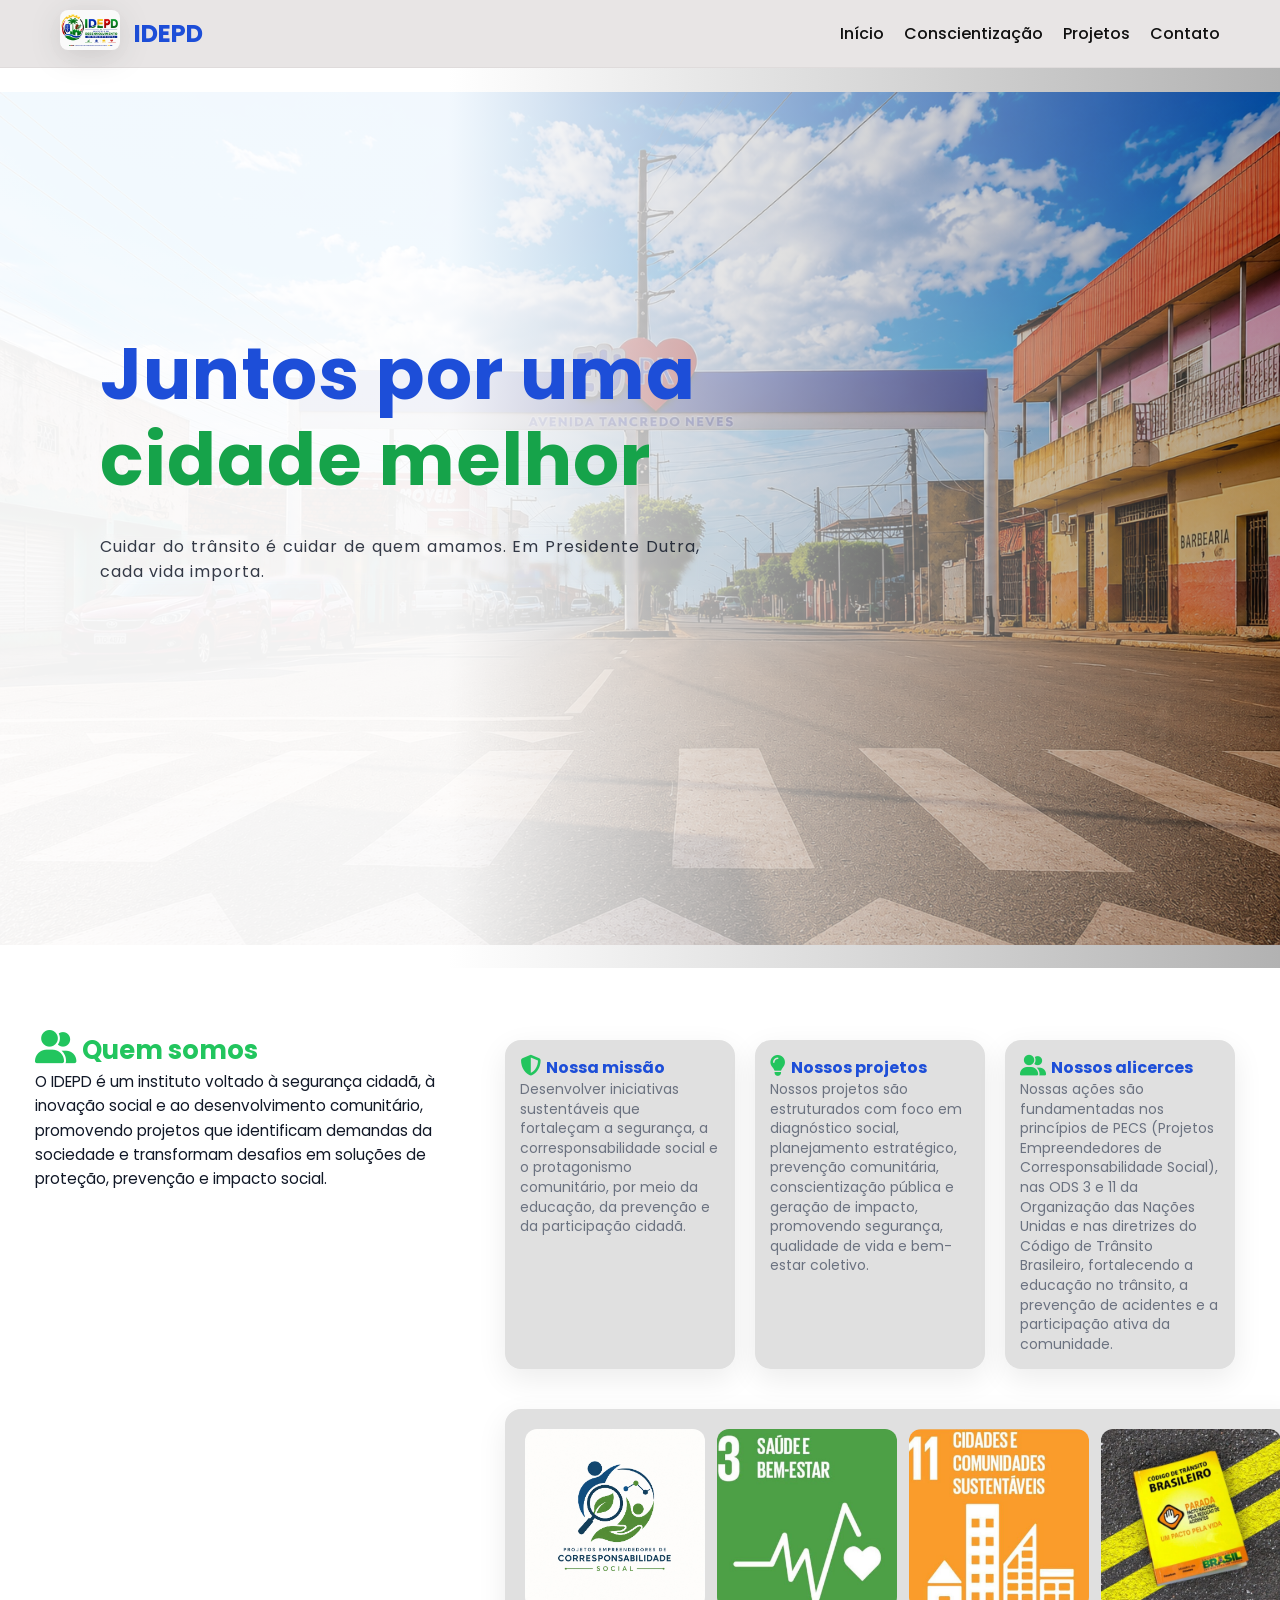
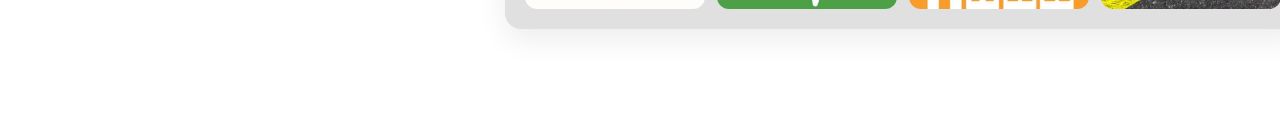
<file: index.html>
<!DOCTYPE html>
<html lang="pt-br">
<head>
    <meta charset="UTF-8">
    <meta name="viewport" content="width=device-width, initial-scale=1.0">
    <link rel="stylesheet" href="https://cdnjs.cloudflare.com/ajax/libs/font-awesome/6.5.0/css/all.min.css">
    <link rel="stylesheet" href="style.css">
    <title>IDEPD</title>
</head>
<body>
<header id="top">
<div id="top1">
    <div>
        <img id="simbolo" src="img/simbolo.jpeg" alt="Simbolo IDEPD">
    </div>

    <div id="nametitle">
        <h2>IDEPD</h2>
    </div>

</div>
<nav id="nav1">
    <a href="index.html">Início</a>
    <a href="concientizaçoa.html">Conscientização</a>
    <a href="problemas.html">Projetos</a>
    <a href="contato.html">Contato</a>
</nav>

</header>


<main id="container">
    <div class="container-geral">

<div id="partprin">

    <div id="parta">

        <div id="titleprin">
            <h1>Juntos por uma <br> <div id="titleprin-city">cidade melhor</div></h1>
        </div>

        <div id="txt1">
            <p>
                Cuidar do trânsito é cuidar de quem amamos. Em Presidente Dutra, cada vida importa.
            </p>
        </div>

    </div> 

    <div class="img-box">
        
    </div>
</div>

    <div id="linha">
        
    </div>

<div id="apresentando">
    <div id="sobre">
        <h3><i id="im" class="fa-solid fa-user-group"></i>Quem somos</h3>
        <p id="txt2">O IDEPD é um instituto voltado à segurança cidadã, à inovação social e ao desenvolvimento comunitário, promovendo projetos que identificam demandas da sociedade e transformam desafios em soluções de proteção, prevenção e impacto social.</p>
    </div>

    <div id="tipos">
        <div>
            <h4><i id="im" class="fa-solid fa-shield-halved"></i>Nossa missão</h4>
            <p>
Desenvolver iniciativas sustentáveis que fortaleçam a segurança, a corresponsabilidade social e o protagonismo comunitário, por meio da educação, da prevenção e da participação cidadã.</p>
        </div>

        <div>
            <h4><i id="im" class="fa-solid fa-lightbulb"></i>Nossos projetos</h4>
            <p>Nossos projetos são estruturados com foco em diagnóstico social, planejamento estratégico, prevenção comunitária, conscientização pública e geração de impacto, promovendo segurança, qualidade de vida e bem-estar coletivo.</p>
        </div>

        <div>
            <h4> <i id="im" class="fa-solid fa-user-group"></i>Nossos alicerces</h4>
            <p>Nossas ações são fundamentadas nos princípios de PECS (Projetos Empreendedores de Corresponsabilidade Social), nas ODS 3 e 11 da Organização das Nações Unidas e nas diretrizes do Código de Trânsito Brasileiro, fortalecendo a educação no trânsito, a prevenção de acidentes e a participação ativa da comunidade.</p>
        </div>
        <div class="galeria">
            <img class="imggg" src="img/WhatsApp Image 2026-05-07 at 12.17.21.jpeg" alt="">
            <img class="imggg" src="img/WhatsApp Image 2026-05-07 at 12.17.56.jpeg" alt="">
            <img class="imggg" src="img/WhatsApp Image 2026-05-07 at 12.18.28.jpeg" alt="">
            <img class="imggg" src="img/WhatsApp Image 2026-05-07 at 12.20.15.jpeg" alt="">
        </div>
    </div>
</div>

    </div>
</main>
<footer id="fim">

</body>
</html>
</file>
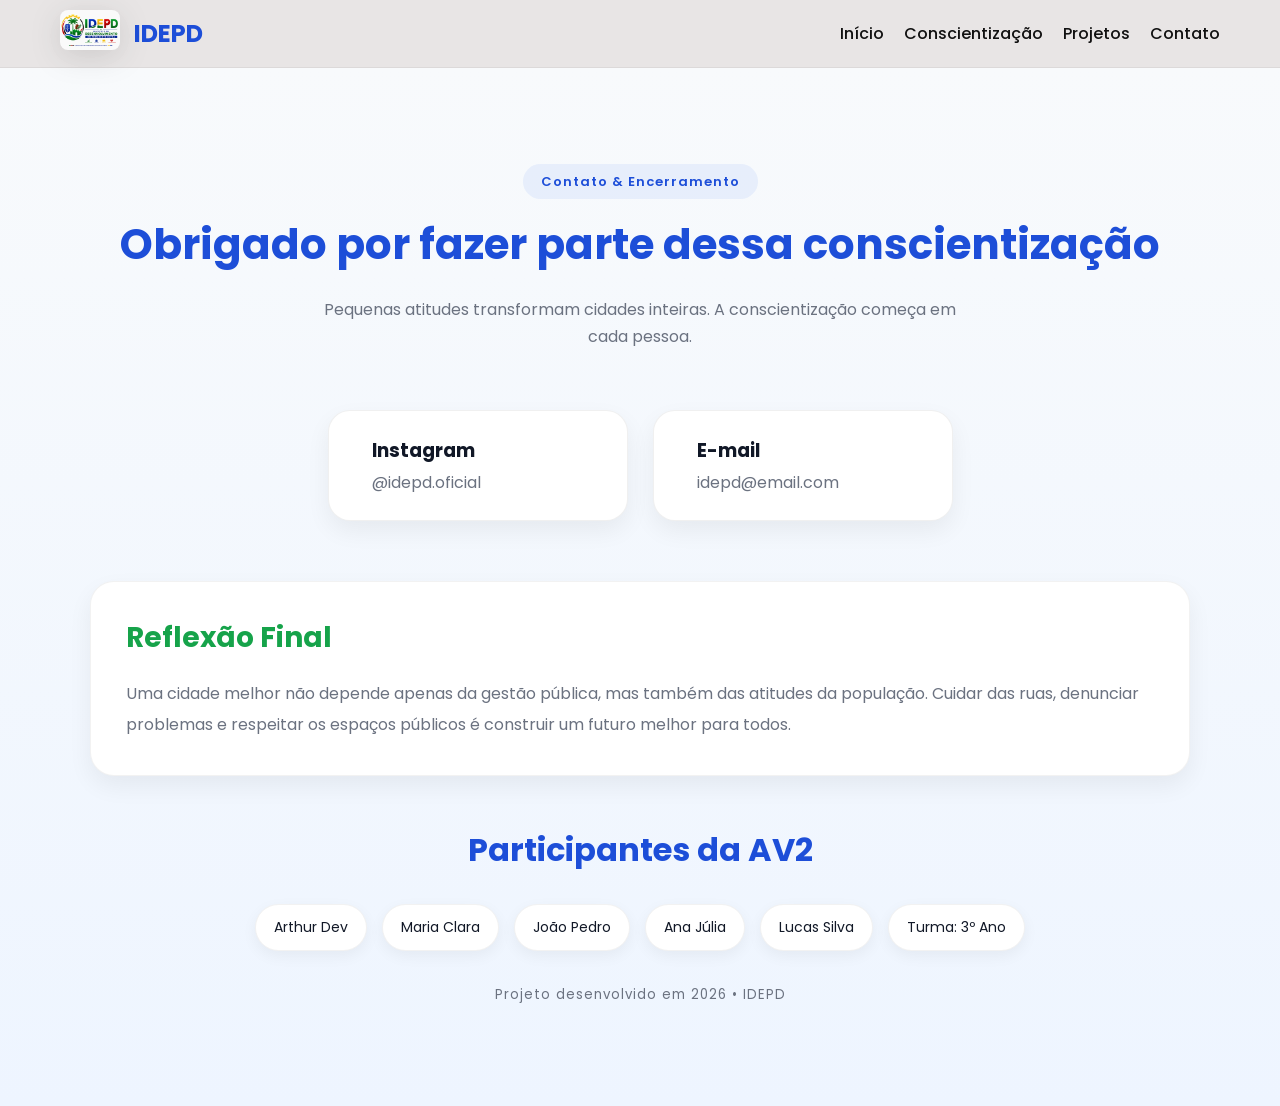
<file: contato.html>
<!DOCTYPE html>
<html lang="pt-br">
<head>
    <meta charset="UTF-8">
    <meta name="viewport" content="width=device-width, initial-scale=1.0">
    <link rel="stylesheet" href="style4.css">
    <title>Contato</title>
</head>
<body>
    <header id="top">
<div id="top1">
    <div>
        <img id="simbolo" src="img/simbolo.jpeg" alt="Simbolo IDEPD">
    </div>

    <div id="nametitle">
        <h2>IDEPD</h2>
    </div>

</div>
<nav id="nav1">
    <a href="index.html">Início</a>
    <a href="problemas.html">Conscientização</a>
    <a href="problemas.html">Projetos</a>
    <a href="contato.html">Contato</a>
    
</nav>

</header>

<main>
    <section id="contato-final">

    <div class="final-container">

        <div class="titulo-final">
            <span>Contato & Encerramento</span>
            <h2>Obrigado por fazer parte dessa conscientização</h2>

            <p>
                Pequenas atitudes transformam cidades inteiras.
                A conscientização começa em cada pessoa.
            </p>
        </div>

        <!-- CONTATO -->
        <div class="contato-box">

            <a href="https://instagram.com/" target="_blank" class="card-contato">
                <i class="fa-brands fa-instagram"></i>

                <div>
                    <h3>Instagram</h3>
                    <p>@idepd.oficial</p>
                </div>
            </a>

            <a href="mailto:idepd@email.com" class="card-contato">
                <i class="fa-solid fa-envelope"></i>

                <div>
                    <h3>E-mail</h3>
                    <p>idepd@email.com</p>
                </div>
            </a>

        </div>

        <!-- REFLEXÃO -->
        <div class="reflexao-box">

            <h3>
                <i class="fa-solid fa-leaf"></i>
                Reflexão Final
            </h3>

            <p>
                Uma cidade melhor não depende apenas da gestão pública,
                mas também das atitudes da população.
                Cuidar das ruas, denunciar problemas e respeitar os espaços
                públicos é construir um futuro melhor para todos.
            </p>

        </div>

        <!-- ETERNIZAÇÃO -->
        <div class="eternizacao">

            <h3>
                <i class="fa-solid fa-users"></i>
                Participantes da AV2
            </h3>

            <div class="nomes">

                <span>Arthur Dev</span>
                <span>Maria Clara</span>
                <span>João Pedro</span>
                <span>Ana Júlia</span>
                <span>Lucas Silva</span>
                <span>Turma: 3º Ano</span>

            </div>

            <small>
                Projeto desenvolvido em 2026 • IDEPD
            </small>

        </div>

    </div>

</section>
</main>
</body>
</html>
</file>
<file: style.css>
@import url('https://fonts.googleapis.com/css2?family=Inter:wght@300;400;600&family=Poppins:wght@500;600;700&display=swap');

*{
    margin: 0;
    padding: 0;
    box-sizing: border-box;
    font-family: 'Poppins', sans-serif;
}


:root{
    --verde: #16a34a;
    --amarelo: #facc15;
    --azul: #1d4ed8;

    --branco: #ffffff;
    --cinza: #6b7280;
    --preto: #111827;
}

a, button, #img {
    transition: all 0.3s ease;
}

html{
    scroll-behavior: smooth;
}

#top{
    display: flex;
    align-items: center;
    justify-content: space-between;
    padding: 10px 60px;
    background: #e4e1e1d9;
    backdrop-filter: blur(10px);
    border-bottom: 1px solid rgba(70, 44, 44, 0.05);
    position: sticky;
    top: 0;
    z-index: 1000;
}

#nametitle h2{
    color: var(--azul);
}


#top1{
    display: flex;
    gap: 14px;
    align-items: center;
}

#nav1 {
    display: flex;
    gap: 20px;
}

#nav1 a {
    color: #111;
    text-decoration: none;
    position: relative;
    font-weight: 500;
}

#nav1 a::after {
    content: "";
    position: absolute;
    left: 0;
    bottom: -5px;
    width: 0%;
    height: 3px;
    background: var(--azul);
    border-radius: 10px;
    transition: 0.3s;
}

#nav1 a:hover::after {
    width: 100%;
}

#nav1 a:hover {
    color: var(--azul);
}

#container{
    min-height: 100vh;
    background-attachment: fixed;
    background: #ffffff;
}
#partprin{
    min-height: 100vh;
    position: relative;
    display: flex;
    justify-content: left;
    text-align: justify;
    grid-template-columns: 1fr 1fr;
    align-items: center;
    padding: 100px 60px;
    background: 
        linear-gradient(to right, rgba(255,255,255,0.95) 35%, rgba(0, 0, 0, 0.3)),
        url('img/PRESIDENTE DUTRA.png') no-repeat right;
        background-size: contain;
}

#parta{
    letter-spacing: 1px;
    padding: 40px;
    transform: translateY(-60px); /* 🔥 sobe tudo */
}

.ativo{
    color: var(--verde) !important;
}

.ativo::after{
    width: 100% !important;
}

#titleprin{
    color: var(--azul);
    font-size: 42px;
    line-height: 1.2;
    font-size: 36px;
    font-weight: 700;
}

#titleprin-city{
     color: var(--verde);
}

#txt1{
    color: var(--preto);
    backdrop-filter: blur(2px);
    max-width: 600px;
    margin-top: 30px;
    line-height: 1.6;
    font-size: 16px;
    opacity: 0.85;
}

#graficoContainer{
    width: 100%;
    max-width: 500px;
    margin: 20px auto;
    height: 300px;
    background: #ffffff;
    border-radius: 18px;
    overflow-y: auto;
    padding: 14px 12px;

    box-shadow: 0 8px 25px rgba(0,0,0,0.08);
}

/* 🔥 altura ideal pro gráfico */
#graficoVotos{
    width: 100% !important;
    height: 260px !important;
}

@keyframes pulse {
  0% {
    transform: scale(1);
    opacity: 0.6;
  }
  70% {
    transform: scale(2);
    opacity: 0;
  }
  100% {
    transform: scale(2);
    opacity: 0;
  }
}

/* 📱 CELULAR */
@media (max-width: 600px){

    #graficoContainer{
        margin: 15px 10px;
        padding: 12px 10px;
        border-radius: 16px;
    }

    #graficoVotos{
        height: 240px !important;
    }
}

#boto{
    margin-top: 60px;
    display: flex;
    gap: 30px;
}

#boto1{
    color: #ffffff;
    text-decoration: none;
    background: linear-gradient(135deg, var(--azul), var(--verde));
    padding: 18px 28px;
    border-radius: 30px;
    font-weight: 600;
    box-shadow: 0 8px 20px rgba(37,99,235,0.3);
}

#boto1, #boto2{
    display: inline-block;
    text-align: center;
    min-width: 180px;
}

#boto1:hover{
    transform: translateY(-3px);
    box-shadow: 0 12px 25px rgba(22,163,74,0.4);
}

#boto2{
    color: var(--amarelo);
    text-decoration: none;
    border: 2px solid var(--amarelo);
    padding: 18px 28px;
    border-radius: 30px;
}

#boto2:hover{
    background: var(--amarelo);
    transform: scale(1.05);
    transform: translateY(-3px);
    color: #111;
}

#boto1:active,
#boto2:active{
    transform: scale(0.96);
}

#linha{
    border: solid 1px rgba(255, 255, 255, 0.05);
}

#apresentando{
    display: flex;
    justify-content: center;
    gap: 60px;
    padding: 28px 100px 0 120px ;
    max-width: 1400px;
    margin: auto;
    padding: 60px 40px;
    align-items: flex-start;
    
}

#sobre h3{
    font-size: 1.6em;
    color: #22c55e;
}

#im{
    margin-right: 10px;
    color: #22c55e;
    font-size: 1.3em;
    margin-right: 5px;
}

#txt2{
    color: var(--preto);

    font-size: 0.95em;
    width: 400px;
    line-height: 1.6;
}

#tipos{
    display: grid;
    grid-template-columns: repeat(3, 230px);
    justify-content: center;
    padding: 10px;
    gap: 20px;
}

#tipos div{
    background: #e0e0e0;
    padding: 20px;
    border-radius: 16px;
    border: none;
    box-shadow: 0 10px 30px rgba(0,0,0,0.08);
    transition: 0.3s;
}

#tipos div:hover{
    transform: translateY(-8px);
    box-shadow: 0 15px 40px rgba(0,0,0,0.12);
}

#tipos div h4{
    color: var(--azul);
     font-size: 16px;
}

#tipos div p{
    width: 100%;
    color: #6b7280;
    font-size: 14px;
    line-height: 1.4;
    word-break: break-word; /* 👈 evita estourar */
}


#img {
    max-width: 800px;
    border-radius: 12px;
    border: solid 1px rgba(34,197,94,0.3);
}

#img:hover {
    transform: scale(1.02);
}

#simbolo{ 
    width: 60px; 
    background: transparent;
    border-radius: 8px;
        filter: saturate(0.9) contrast(1.05) brightness(0.98) drop-shadow(0 6px 15px rgba(0,0,0,0.12));
    transition: 0.3s;
    
}

#simbolo:hover {
    transform: scale(1.05);
}


.imggg{
    width: 180px;
    height: 180px; /* 🔥 altura fixa */
    object-fit: cover; /* 🔥 mantém proporção sem distorcer */
    border-radius: 12px;
    flex-shrink: 0;
    scroll-snap-align: center; /* 🔥 encaixe bonito no scroll */
}

.imggg:hover{
    transform: scale(1.08) translateY(-5px);

    box-shadow: 
        0 20px 40px rgba(0,0,0,0.25),
        0 8px 20px rgba(0,0,0,0.15);
}


.galeria{
    display: flex;
    gap: 12px;

    overflow-x: auto;
    scroll-snap-type: x mandatory;

    padding: 10px 15px;
    margin: 20px auto;

    max-width: 900px;
}

.leaflet-popup-content .popup-form {
  display: flex;
  flex-direction: column;
  gap: 10px;
  width: 220px;
}



/* LABEL */
.leaflet-popup-content .popup-form label {
  font-size: 12px;
  color: #374151;
}

/* INPUTS */
.leaflet-popup-content .popup-form select,
.leaflet-popup-content .popup-form textarea {
  padding: 8px;
  border-radius: 6px;
  border: 1px solid #ccc;
  font-size: 13px;
  background: #fff;
  color: #000;
}

/* TEXTAREA */
.leaflet-popup-content .popup-form textarea {
  resize: none;
  height: 70px;
}



/* BOTÃO */
.leaflet-popup-content .popup-form button {
  padding: 10px;
  border: none;
  border-radius: 6px;
  background: #16a34a;
  color: white;
  font-weight: 600;
  cursor: pointer;
}

/* HOVER */
.leaflet-popup-content .popup-form button:hover {
  background: #15803d;
}

#tipos > div:not(.galeria){
    padding: 15px;
    box-sizing: border-box;
}

@media screen and (max-width: 1024px){

    #partprin{
        grid-template-columns: 1fr;
        text-align: center;
        padding: 70px 25px;

        background:
        linear-gradient(
            rgba(255, 255, 255, 0.87),
            rgba(255, 255, 255, 0.815)
        ),
        url('img/PRESIDENTE DUTRA.png');

        background-position: top;
        background-size: cover;
    }
    

    #parta{
        padding: 0;
        width: 100%;
        transform: translateY(0);
        border-radius: 20px;
    }

    #txt1{
        max-width: 100%;
    }

    #apresentando{
        flex-direction: column;
        gap: 40px;
        padding: 50px 25px;
        align-items: center;
        text-align: center;
    }

    #txt2{
        width: 100%;
        max-width: 100%;
    }

    /* 🔥 AQUI JÁ MELHORA PRO TABLET */
    #tipos{
        display: grid;
        grid-template-columns: repeat(auto-fit, minmax(250px, 1fr));
        justify-items: center;
        gap: 20px;
    }

    #tipos div{
        width: 100%;
        max-width: 300px;
    }
}


@media screen and (max-width: 600px){

    #top{
        flex-direction: column;
        gap: 15px;
        padding: 15px;
    }

    #top1{
        justify-content: center;
    }

    #nav1{
        flex-wrap: wrap;
        justify-content: center;
        gap: 12px;
    }

    #nav1 a{
        font-size: 14px;
    }

    #partprin{
        padding: 60px 18px;
        min-height: auto;
            background: 
        linear-gradient(to bottom,rgba(255,255,255,0.95) 45%, rgba(0, 0, 0, 0.3)),
        url('img/PRESIDENTE DUTRA.png') no-repeat right;
        background-size: 210%;
        background-position:center;
    }

    #titleprin{
        font-size: 46px;
        line-height: 1.2;
        backdrop-filter: blur(2px);
    }

    #titleprin h1{
        font-size: 60px;
        backdrop-filter: blur(2px);
    }

/* 📱 TABLET E CELULAR */
@media screen and (max-width: 1024px){

    #top{
        flex-direction: column;
        align-items: center;
        justify-content: center;
        gap: 15px;
        padding: 15px 20px;
        text-align: center;
    }

    #top1{
        flex-direction: column;
        align-items: center;
        gap: 10px;
    }

    #nav1{
        flex-wrap: wrap;
        justify-content: center;
        gap: 12px;
    }

    #nav1 a{
        font-size: 14px;
    }

    #simbolo{
        width: 50px;
    }
}

    #titleprin-city{
        display: block;
    }

    #txt1{
        font-size: 15px;
        line-height: 1.7;
        margin-top: 20px;
    }

    #boto{
        flex-direction: column;
        align-items: center;
        gap: 18px;
        margin-top: 35px;
    }

    #boto1,
    #boto2{
        width: 100%;
        max-width: 320px;
        padding: 16px;
    }

    #apresentando{
        flex-direction: column;
        align-items: center;
        text-align: center;
        gap: 25px;
        padding: 40px 20px;
    }

    #sobre{
        width: 100%;
    }

    #txt2{
        width: 100%;
        max-width: 100%;
        font-size: 15px;
    }

    /* 🚨 CORREÇÃO FINAL DO BUG */
    #tipos{
        display: grid;
        grid-template-columns: 1fr; /* 👈 1 coluna no celular */
        justify-items: center;
        gap: 15px;
    }

    #tipos div{
        width: 100%;
        max-width: 320px;
    }

}


@media screen and (max-width: 380px){

    #titleprin h1{
        font-size: 58px;
        backdrop-filter: blur(2px);
    }

    #txt1{
        font-size: 14px;
    }

    #boto1,
    #boto2{
        font-size: 14px;
    }
}

@media screen and (max-width: 380px){

    #top{
        padding: 12px 10px;
    }

    #nav1{
        gap: 8px;
    }

    #nav1 a{
        font-size: 12px;
    }

    #simbolo{
        width: 42px;
    }

}

@media screen and (max-width: 600px){

    #top{
        flex-direction: column;
        justify-content: center;
        align-items: center;

        gap: 12px;

        padding: 14px 15px;

        text-align: center;
    }

    #top1{
        justify-content: center;
        flex-direction: row;
    }

    #nav1{
        flex-wrap: wrap;
        justify-content: center;

        gap: 10px;
    }

    #nav1 a{
        font-size: 14px;
    }

    #simbolo{
        width: 48px;
    }

}

@media screen and (max-width: 600px){

    #top{
        flex-direction: column;
        justify-content: center;
        align-items: center;

        gap: 12px;

        padding: 14px 15px;

        text-align: center;
    }

    #top1{
        justify-content: center;
        flex-direction: row;
    }

    #nav1{
        flex-wrap: wrap;
        justify-content: center;

        gap: 10px;
    }

    #nav1 a{
        font-size: 14px;
    }

    #simbolo{
        width: 48px;
    }

}


/* 📱 CELULAR PEQUENO */
@media (max-width: 400px){

    .imggg{
        width: 120px;
        height: 80px;
    }


}


@media (max-width: 600px){

    .galeria{
        display: grid;
        grid-template-columns: repeat(2, 1fr);
        gap: 10px;

        overflow-x: hidden;
    }

    .imggg{
        width: 100%;
        height: 120px; /* 🔥 deixa a imagem natural */
        object-fit: cover; /* 🔥 garante que não corta */
    }

}
</file>
<file: style4.css>
@import url('https://fonts.googleapis.com/css2?family=Inter:wght@300;400;600&family=Poppins:wght@500;600;700&display=swap');

*{
    margin: 0;
    padding: 0;
    box-sizing: border-box;
    font-family: 'Poppins', sans-serif;
}


:root{
    --verde: #16a34a;
    --amarelo: #facc15;
    --azul: #1d4ed8;

    --branco: #ffffff;
    --cinza: #6b7280;
    --preto: #111827;
}

a, button, #img {
    transition: all 0.3s ease;
}

html{
    scroll-behavior: smooth;
}

#top{
    display: flex;
    align-items: center;
    justify-content: space-between;
    padding: 10px 60px;
    background: #e4e1e1d9;
    backdrop-filter: blur(10px);
    border-bottom: 1px solid rgba(0,0,0,0.05);
    position: sticky;
    top: 0;
    z-index: 1000;
}

#nametitle h2{
    color: var(--azul);
}


#top1{
    display: flex;
    gap: 14px;
    align-items: center;
}

#nav1 {
    display: flex;
    gap: 20px;
}

#nav1 a {
    color: #111;
    text-decoration: none;
    position: relative;
    font-weight: 500;
}

#nav1 a::after {
    content: "";
    position: absolute;
    left: 0;
    bottom: -5px;
    width: 0%;
    height: 3px;
    background: var(--azul);
    border-radius: 10px;
    transition: 0.3s;
}

#nav1 a:hover::after {
    width: 100%;
}

#nav1 a:hover {
    color: var(--azul);
}

#simbolo{ 
    width: 60px; 
    background: transparent;
    border-radius: 8px;
        filter: saturate(0.9) contrast(1.05) brightness(0.98) drop-shadow(0 6px 15px rgba(0,0,0,0.12));
    transition: 0.3s;
    
}

#simbolo:hover {
    transform: scale(1.05);
}

/* ============================= */
/* ☀️ CONTATO FINAL CLARO */
/* ============================= */

#contato-final{
    padding: 100px 20px;
    background: linear-gradient(
        180deg,
        #f8fafc,
        #eef5ff
    );

    color: #111827;
}

.final-container{
    max-width: 1100px;
    margin: auto;
}

/* TITULO */

.titulo-final{
    text-align: center;
    margin-bottom: 60px;
}

.titulo-final span{
    background: rgba(37,99,235,0.08);
    color: var(--azul);

    padding: 8px 18px;
    border-radius: 30px;
    font-size: 13px;
    letter-spacing: 1px;
    font-weight: 600;
}

.titulo-final h2{
    font-size: 42px;
    margin-top: 20px;
    margin-bottom: 20px;

    color: var(--azul);
}

.titulo-final p{
    max-width: 650px;
    margin: auto;
    color: var(--cinza);
    line-height: 1.7;
}

/* CONTATOS */

.contato-box{
    display: flex;
    justify-content: center;
    gap: 25px;
    flex-wrap: wrap;

    margin-bottom: 60px;
}

.card-contato{
    width: 300px;

    background: white;

    border: 1px solid rgba(0,0,0,0.06);

    border-radius: 22px;

    padding: 25px;

    display: flex;
    align-items: center;
    gap: 18px;

    text-decoration: none;
    color: #111827;

    transition: 0.35s;

    box-shadow:
        0 10px 25px rgba(0,0,0,0.06);
}

.card-contato:hover{
    transform: translateY(-8px);

    background:
        linear-gradient(
            135deg,
            rgba(37,99,235,0.08),
            rgba(22,163,74,0.08)
        );

    border-color: rgba(37,99,235,0.2);

    box-shadow:
        0 18px 35px rgba(37,99,235,0.12);
}

.card-contato i{
    font-size: 34px;
    color: var(--azul);
}

.card-contato h3{
    margin-bottom: 5px;
    color: var(--preto);
}

.card-contato p{
    color: var(--cinza);
}

/* REFLEXAO */

.reflexao-box{
    background: white;

    border-radius: 24px;

    padding: 35px;

    margin-bottom: 50px;

    border: 1px solid rgba(0,0,0,0.05);

    box-shadow:
        0 10px 25px rgba(0,0,0,0.06);
}

.reflexao-box h3{
    color: var(--verde);
    margin-bottom: 20px;

    font-size: 28px;
}

.reflexao-box p{
    line-height: 1.9;
    color: var(--cinza);
}

/* ETERNIZAÇÃO */

.eternizacao{
    text-align: center;
}

.eternizacao h3{
    font-size: 32px;
    margin-bottom: 30px;

    color: var(--azul);
}

.nomes{
    display: flex;
    justify-content: center;
    flex-wrap: wrap;
    gap: 15px;

    margin-bottom: 30px;
}

.nomes span{
    background: white;

    padding: 12px 18px;

    border-radius: 40px;

    font-size: 14px;

    color: var(--preto);

    border: 1px solid rgba(0,0,0,0.05);

    box-shadow:
        0 5px 15px rgba(0,0,0,0.05);

    transition: 0.3s;
}

.nomes span:hover{
    transform: translateY(-4px);

    background:
        linear-gradient(
            135deg,
            var(--azul),
            var(--verde)
        );

    color: white;
}

.eternizacao small{
    color: var(--cinza);
    letter-spacing: 1px;
}

/* ============================= */
/* 📱 MOBILE */
/* ============================= */

@media screen and (max-width: 700px){

    #contato-final{
        padding: 70px 15px;
    }

    .titulo-final h2{
        font-size: 28px;
    }

    .titulo-final p{
        font-size: 14px;
    }

    .card-contato{
        width: 100%;
    }

    .reflexao-box{
        padding: 25px;
    }

    .reflexao-box h3{
        font-size: 22px;
    }

    .eternizacao h3{
        font-size: 24px;
    }

    .nomes span{
        font-size: 13px;
        padding: 10px 15px;
    }

}

/* ============================= */
/* 📱 RESPONSIVIDADE GERAL */
/* ============================= */

/* NOTEBOOK */
@media screen and (max-width: 1200px){

    #top{
        padding: 12px 35px;
    }

    .final-container{
        max-width: 95%;
    }

    .titulo-final h2{
        font-size: 38px;
    }

}


/* TABLET */
@media screen and (max-width: 900px){

    /* HEADER */
    #top{
        padding: 12px 20px;
    }

    #nav1{
        gap: 14px;
    }

    #nav1 a{
        font-size: 15px;
    }

    #simbolo{
        width: 52px;
    }

    /* CONTATO */
    #contato-final{
        padding: 80px 20px;
    }

    .titulo-final{
        margin-bottom: 45px;
    }

    .titulo-final h2{
        font-size: 32px;
        line-height: 1.3;
    }

    .titulo-final p{
        font-size: 15px;
    }

}


/* CELULAR */
@media screen and (max-width: 600px){

    /* HEADER */
    #top{
        flex-direction: column;
        justify-content: center;
        gap: 12px;

        padding: 14px 15px;

        text-align: center;
    }

    #top1{
        justify-content: center;
    }

    #nav1{
        flex-wrap: wrap;
        justify-content: center;
        gap: 10px;
    }

    #nav1 a{
        font-size: 14px;
    }

    #simbolo{
        width: 48px;
    }

    /* SECTION */
    #contato-final{
        padding: 60px 15px;
    }

    .final-container{
        width: 100%;
    }

    /* TITULO */
    .titulo-final{
        margin-bottom: 35px;
    }

    .titulo-final span{
        font-size: 11px;
        padding: 7px 14px;
    }

    .titulo-final h2{
        font-size: 25px;
        line-height: 1.3;

        margin-top: 15px;
        margin-bottom: 15px;
    }

    .titulo-final p{
        font-size: 14px;
        line-height: 1.6;

        padding: 0 5px;
    }

}


/* CELULARES MUITO PEQUENOS */
@media screen and (max-width: 380px){

    #top{
        padding: 12px 10px;
    }

    #nav1 a{
        font-size: 12px;
    }

    .titulo-final h2{
        font-size: 22px;
    }

    .titulo-final p{
        font-size: 13px;
    }

}


@media (max-width: 600px) {
    #top {
        flex-direction: column;
        gap: 15px;
        padding: 20px;
    }

    #nav1 {
        flex-wrap: wrap;
        justify-content: center;
    }

    #nav1 a {
        font-size: 14px;
    }

    #boto {
        flex-direction: column;
        gap: 20px;
        align-items: center;
        margin-top: 30px
    }
}

/* ============================= */
/* 📱 HEADER RESPONSIVO */
/* ============================= */

/* NOTEBOOK */
@media screen and (max-width: 1200px){

    #top{
        padding: 12px 35px;
    }

    #nav1{
        gap: 16px;
    }

}


/* TABLET */
@media screen and (max-width: 900px){

    #top{
        padding: 12px 20px;
    }

    #nav1{
        gap: 12px;
    }

    #nav1 a{
        font-size: 15px;
    }

    #simbolo{
        width: 52px;
    }

}


/* CELULAR */
@media screen and (max-width: 600px){

    #top{
        flex-direction: column;
        justify-content: center;
        align-items: center;

        gap: 12px;

        padding: 14px 15px;

        text-align: center;
    }

    #top1{
        justify-content: center;
        flex-direction: row;
    }

    #nav1{
        flex-wrap: wrap;
        justify-content: center;

        gap: 10px;
    }

    #nav1 a{
        font-size: 14px;
    }

    #simbolo{
        width: 48px;
    }

}


/* CELULARES PEQUENOS */
@media screen and (max-width: 380px){

    #top{
        padding: 12px 10px;
    }

    #nav1{
        gap: 8px;
    }

    #nav1 a{
        font-size: 12px;
    }

    #simbolo{
        width: 42px;
    }

}
</file>
